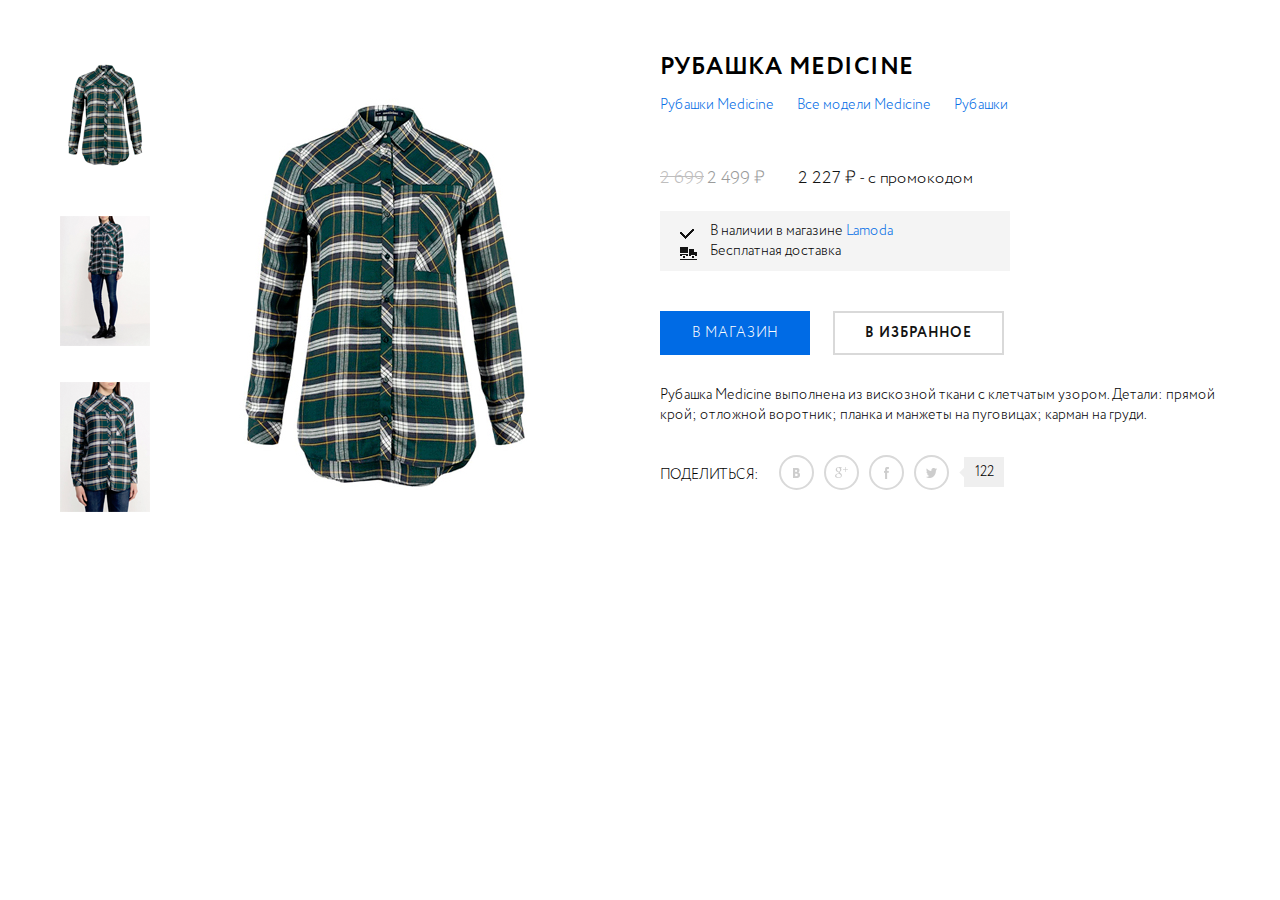
<file: 3/index.html>
<!DOCTYPE html>
<html lang="ru">
	<head>
		<title></title>
		<meta http-equiv="Content-Type" content="text/html; charset=utf-8">
		<link href="https://fonts.googleapis.com/icon?family=Material+Icons"
      rel="stylesheet">
		<link href="styles/style.css" type="text/css" rel="stylesheet">
		<link href="styles/circe.css" type="text/css" rel="stylesheet">
	</head>
	<body>
		<main class="main">
			<div class="product-card main__product-card">
				<div class="product-card__images-wrap">
					<div class="product-card__small-images">
						<img class="product-card__product-small-image" src="images/1.png">
						<img class="product-card__product-small-image" src="images/2.png">
						<img class="product-card__product-small-image" src="images/3.png">
					</div>
					<div class="product-card__main-image">
						<img class="product-card__product-main-image" src="images/big.jpg">
					</div>
				</div>
				<div class="product-card__details">
					<div class="product-card__title">Рубашка Medicine</div>
					<div class="product-card__links-wrap">
						<a class="product-card__link" href="#">Рубашки Medicine</a>
						<a class="product-card__link" href="#">Все модели Medicine</a>
						<a class="product-card__link" href="#">Рубашки</a>
					</div>
					<div class="product-card__prices-wrap">
						<span class="product-card__price product-card__price_old">2 699</span>
						<span class="product-card__price product-card__price_actual">2 499 &#x20bd;</span>
						<span class="product-card__price product-card__price_promo">2 227 &#x20bd;</span>
						<span class="product-card__price_note"> - с промокодом</span>
					</div>
					<div class="product-card__delivery-wrap">
						<div class="product-card__shop">В наличии в магазине <a href="#">Lamoda</a></div>
						<div class="product-card__free-delivery">Бесплатная доставка</div>
					</div>
					<div class="product-card__buttons-wrap">
						<input class="product-card__button" type="button" value="В магазин">
						<input class="product-card__button product-card__button-mark" type="button" value="В избранное">
					</div>
					<div class="product-card__description">
						Рубашка Medicine выполнена из вискозной ткани с клетчатым узором. Детали: прямой крой; отложной воротник; планка и манжеты на пуговицах; карман на груди.
					</div>
					<div class="product-card__share-wrap">
						<span class="product-card__share-title">Поделиться:</span>
						<a class="product-card__share-link" href="#"><img src="images/vk.png"></a>
						<a class="product-card__share-link" href="#"><img src="images/google.png"></a>
						<a class="product-card__share-link" href="#"><img src="images/facebook.png"></a>
						<a class="product-card__share-link" href="#"><img src="images/twitter.png"></a>
						<span class="product-card__share-count">122</span>
					</div>
				</div>
			</div>
		</main>
	</body>
</html>
</file>
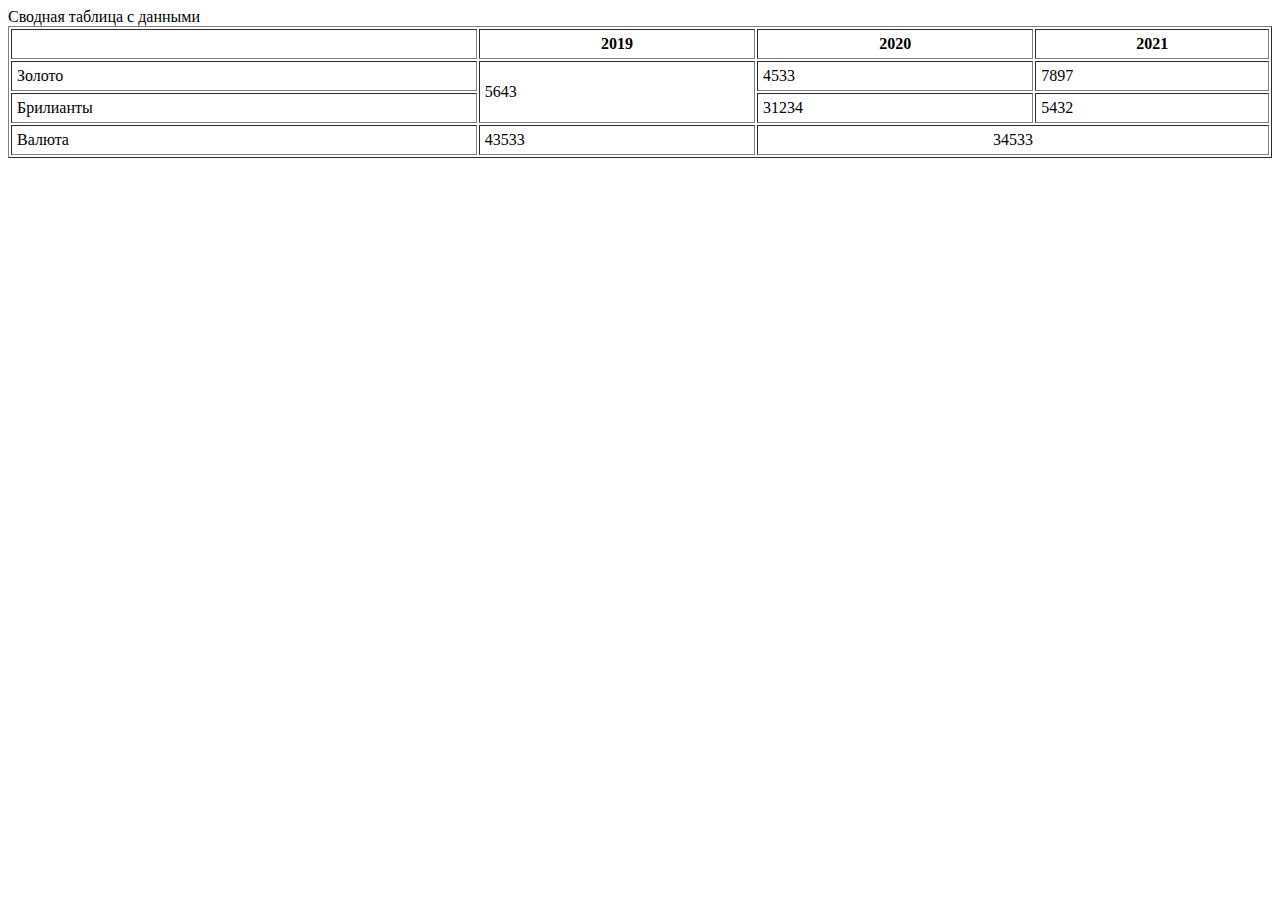
<file: 2/1/index.html>
<!DOCTYPE html>
<html lang="ru">
	<head>
		<title>Задание №1</title>
		<link href="style.css" type="text/css" rel="stylesheet">
	</head>
	<body>
		<main class="main">
			<span class="name-table main__name-table">Сводная таблица с данными</span>
			<table class="table main__table" border="1">
				<tr class="table__table-title">
					<td class="table__table-cell"></td>
					<td class="table__table-cell">2019</td>
					<td class="table__table-cell">2020</td>
					<td class="table__table-cell">2021</td>
				</tr>
				<tr class="table__table-row">
					<td class="table__table-cell">Золото</td>
					<td class="table__table-cell" rowspan="2">5643</td>
					<td class="table__table-cell">4533</td>
					<td class="table__table-cell">7897</td>
				</tr>
				<tr class="table__table-row">
					<td class="table__table-cell">Брилианты</td>
					<td class="table__table-cell">31234</td>
					<td class="table__table-cell">5432</td>
				</tr>
				<tr class="table__table-row">
					<td class="table__table-cell">Валюта</td>
					<td class="table__table-cell">43533</td>
					<td class="table__table-cell table__table-cell_center-text" colspan="2">34533</td>
				</tr>
			</table>
		</main>
	</body>
</html>
</file>
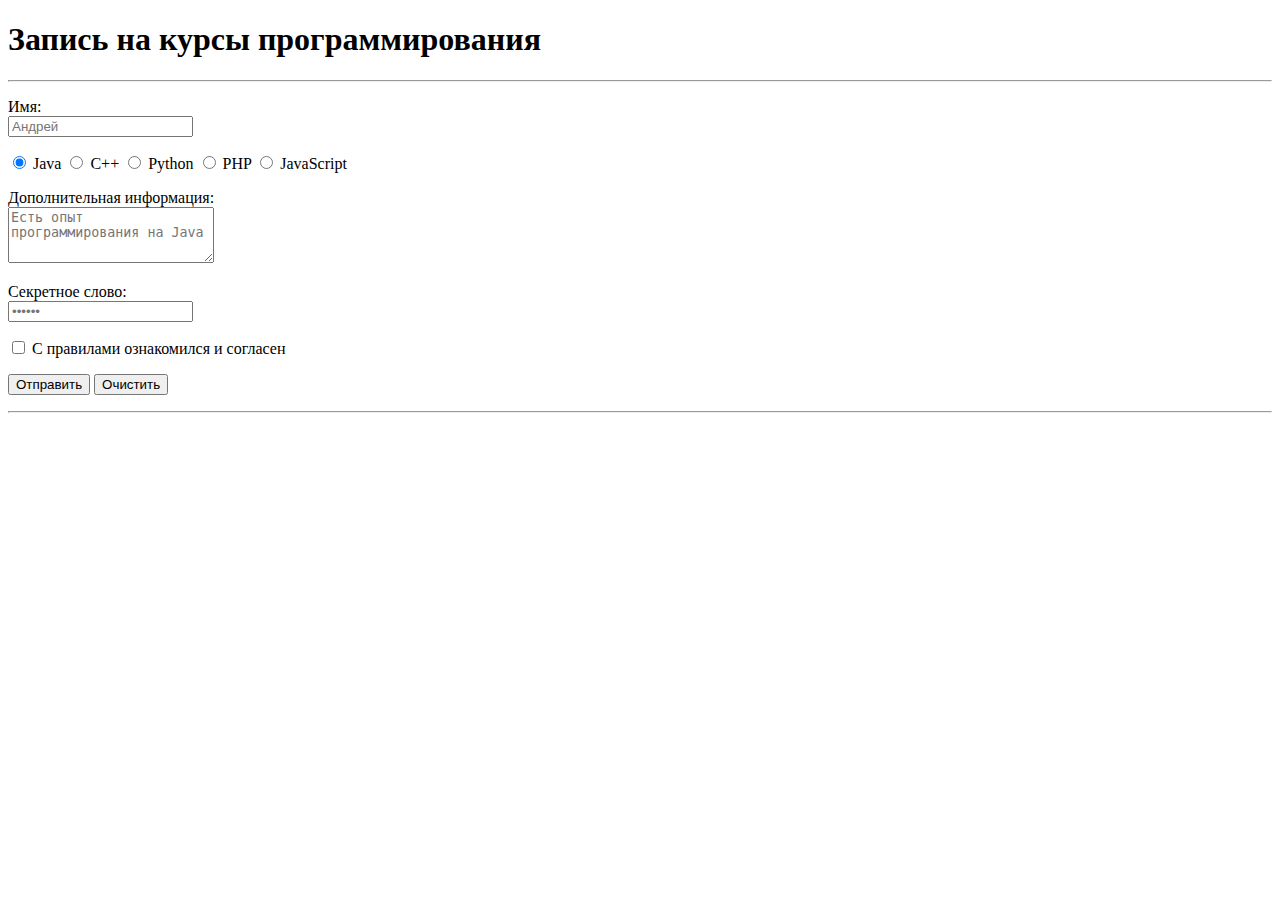
<file: 2/2/index.html>
<!DOCTYPE html>
<html lang="ru">
	<head>
		<title>Задание №2</title>
		<meta http-equiv="Content-Type" content="text/html; charset=utf-8">
		<link href="style.css" type="text/css" rel="stylesheet">
	</head>
	<body>
		<main class="main">
			<h1 class="title">Запись на курсы программирования</h1>
			<hr>
			<form class="form-prog" action="" method="POST">
				<p class="form-prog__group">
					<label class="form-prog__label-name">Имя:</label><br>
					<input type="text" name="name" placeholder="Андрей" value="">
				</p>

				<p class="form-prog__group">
					<input class="form-prog__input-lang" type="radio" name="lang" checked>
					<label class="form-prog__label-lang">Java</label>

					<input class="form-prog__input-lang" type="radio" name="lang">
					<label class="form-prog__label-lang">C++</label>

					<input class="form-prog__input-lang" type="radio" name="lang">
					<label class="form-prog__label-lang">Python</label>
					
					<input class="form-prog__input-lang" type="radio" name="lang">
					<label class="form-prog__label-lang">PHP</label>

					<input class="form-prog__input-lang" type="radio" name="lang">
					<label class="form-prog__label-lang">JavaScript</label>
				</p>
				<p class="form-prog__group">
					<label class="form-prog__label-information">Дополнительная информация:</label><br>
					<textarea class="form-prog__input-information" name="information" placeholder="Есть опыт программирования на Java"></textarea>
				</p>
				<p class="form-prog__group">
					<label class="form-prog__label-pass">Секретное слово:</label><br>
					<input class="form-prog__input-pass" type="password" name="password" placeholder="&#8226;&#8226;&#8226;&#8226;&#8226;&#8226;">
				</p>
				<p class="form-prog__group">
					<input class="form-prog__input-rules" type="checkbox" name="rules">
					<label class="form-prog__label-rules">С правилами ознакомился и согласен</label>
				</p>
				<p class="form-prog__group">
					<input class="form-prog__submit-button" type="submit" value="Отправить">
					<input class="form-prog__reset-button" type="reset" value="Очистить"> 
				</p>

			</form>
			<hr>

		</main>
	</body>
</html>
</file>
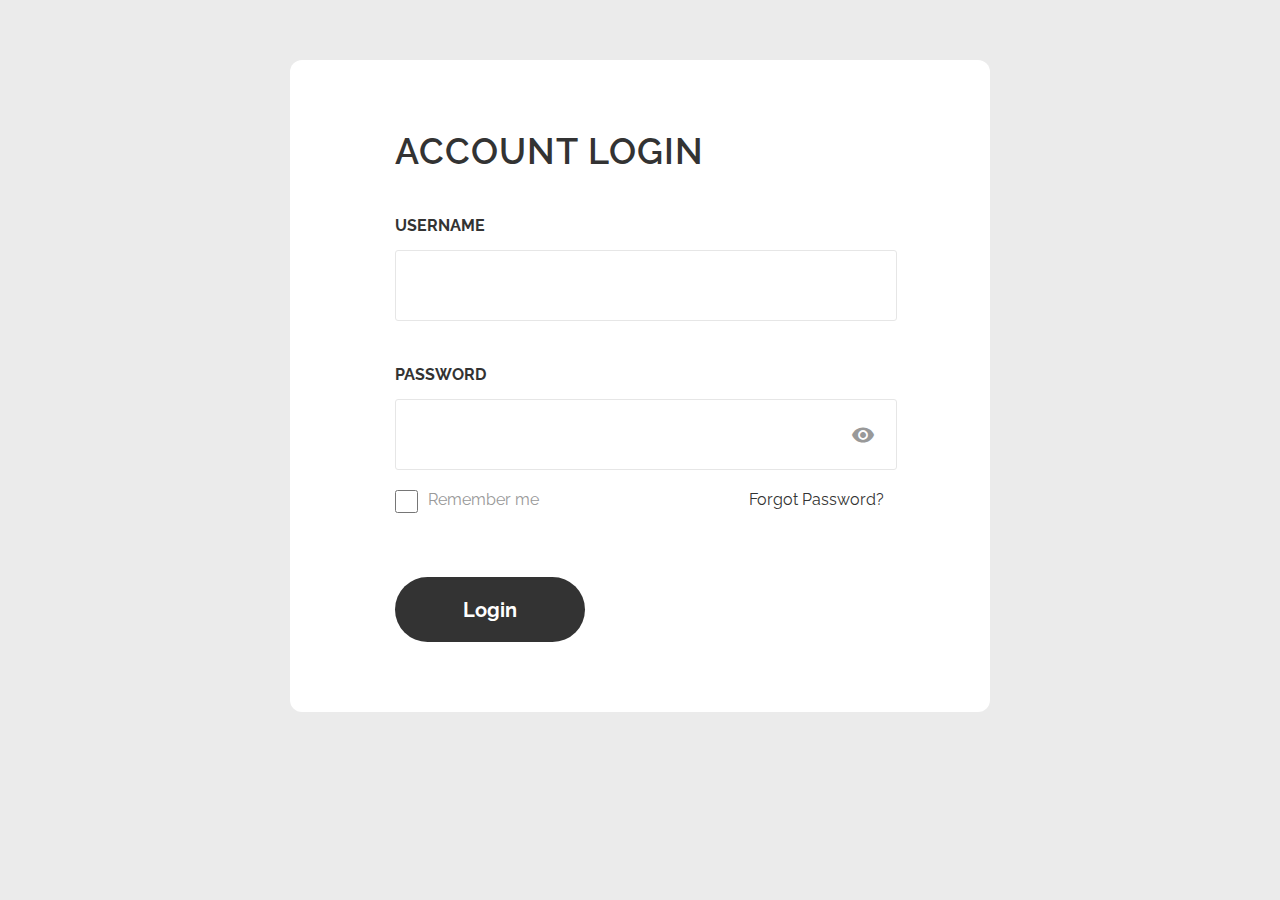
<file: 2/3/index.html>
<!DOCTYPE html>
<html lang="ru">
	<head>
		<title>Задание №3</title>
		<meta http-equiv="Content-Type" content="text/html; charset=utf-8">
		<link href="https://fonts.googleapis.com/icon?family=Material+Icons" rel="stylesheet">
		<link href="style.css" type="text/css" rel="stylesheet">
	</head>
	<body>
		<main class="main">
			<form class="form main__form" action="" method="POST">
				<h1 class="form__title">Account Login</h1>

				<label class="form__label">Username</label>
				<input class="form__field" type="text">

				<label class="form__label">Password</label>
				<div class="form__pass-group">
					<input class="form__field" type="password">
					<a href="#" class="form__pass-view">
						<span class="material-icons">visibility</span>
					</a>
				</div>

				<div class="form__remember-me">
					<input class="form__remember-me-checkbox" type="checkbox">
					<label class="form__remember-me-label">Remember me</label>
		
				</div>

				<div class="form__forgot-pass">
					<a class="form__forgot-pass-link" href="#">Forgot Password?</a>
				</div>

				<input class="form__button" type="submit" value="Login">
			</form>
		</main>
	</body>
</html>
</file>
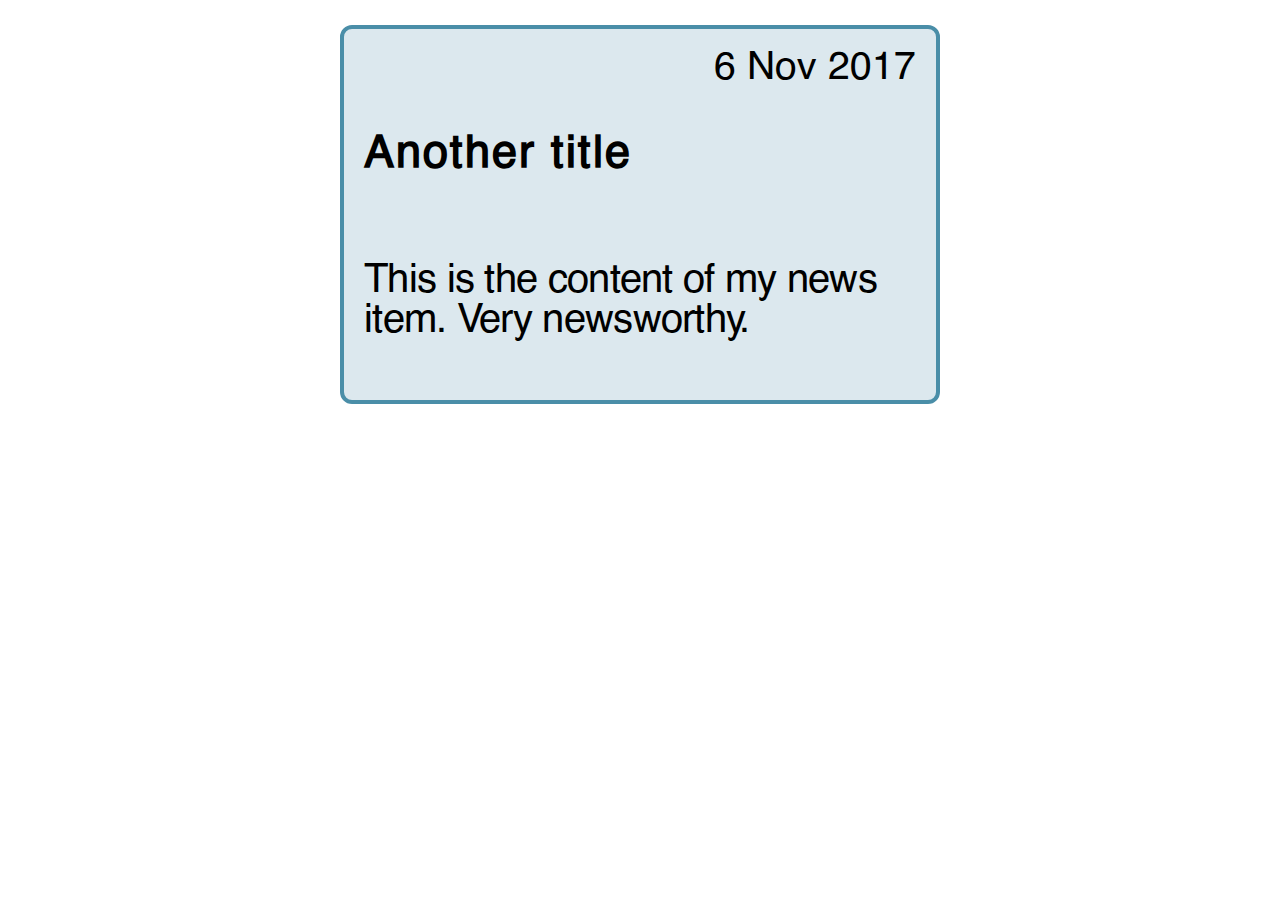
<file: 2/4/1/index.html>
<!DOCTYPE html>
<html lang="ru">
	<head>
		<title>Задание №4</title>
		<meta http-equiv="Content-Type" content="text/html; charset=utf-8">
		<link href="style.css" type="text/css" rel="stylesheet">
	</head>
	<body>
		<main class="main">
			<div class="card main__card">
				<div class="card__date">6 Nov 2017</div>
				<div class="card__title">Another title</div>
				<div class="card__content">This is the content of my news item. Very newsworthy.</div>
			</div>
		</main>
	</body>
</html>
</file>
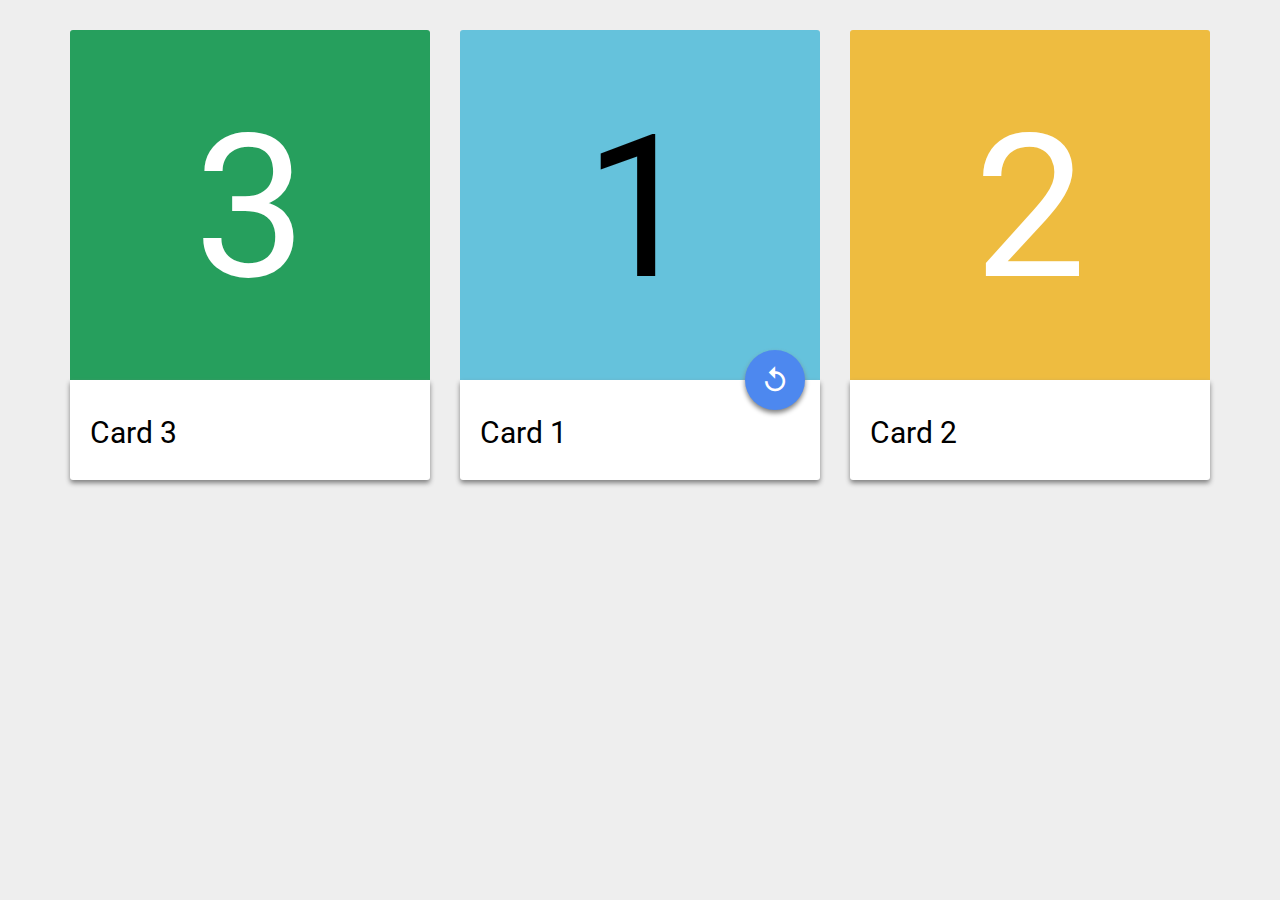
<file: 2/4/2/index.html>
<!DOCTYPE html>
<html lang="ru">
	<head>
		<title>Задание №4</title>
		<meta http-equiv="Content-Type" content="text/html; charset=utf-8">
		<link href="https://fonts.googleapis.com/icon?family=Material+Icons" rel="stylesheet">
		<link href="style.css" type="text/css" rel="stylesheet">
	</head>
	<body>
		<main class="main">
			<div class="card-block main__card-block">
				<div class="card card-block__card">
					<div class="card__pic card__pic_color-green">3</div>
					<a href="#" class="card__cirlce card__cirlce_disable">
						<span class="card__cirlce_img material-icons">replay</span>
					</a>
					<div class="card__title">Card 3</div>
				</div>
				<div class="card card-block__card">
					<div class="card__pic card__pic_color-blue">1</div>
					<a href="#" class="card__cirlce">
						<span class="card__cirlce_img material-icons">replay</span>
					</a>
					<div class="card__title">Card 1</div>
				</div>
				<div class="card card-block__card">
					<div class="card__pic card__pic_color-orange">2</div>
					<a href="#" class="card__cirlce card__cirlce_disable">
						<span class="card__cirlce_img material-icons">replay</span>
					</a>
					<div class="card__title">Card 2</div>				
				</div>
				<div class="fix"></div>
			</div>
		</main>
	</body>
</html>
</file>
<file: 3/styles/style.css>
*{
	font-family: 'Circe Light', sans-serif;
	font-size: 14px;
	margin: 0;
	padding: 0;
	box-sizing: border-box;
}

a, a:active, a:hover, a:visited{
	text-decoration: none;
	color: #006be5;
}

.main__product-card{
	margin: 30px auto;
	max-width: 1200px;
}

.product-card{
	display: flex;
	flex-wrap: wrap;
	justify-content: space-around;
}

.product-card__images-wrap{
	width: 50%;
	min-width: 480px;
	display: flex;
	justify-content: flex-start;
	box-sizing: border-box;
	padding: 20px;
}

.product-card__small-images{
	width: 90px;
}

.product-card__product-small-image{
	width: 90px;
}

.product-card__small-images > *:not(:first-of-type){
	margin-top: 30px;
}

.product-card__main-image{
	width: 100%;
	display: flex;
	justify-content: center;
}

.product-card__product-main-image{
	width: 340px;
}

.product-card__details{
	width: 50%;
	min-width: 480px;
	padding: 20px;
}

.product-card__title{
	font-size: 24px;
	font-family: 'Circe Bold';
	text-transform: uppercase;
	letter-spacing: 1px;
}

.product-card__links-wrap{
	margin-top: 10px;
}

.product-card__links-wrap > *:not(:last-of-type){
	margin-right: 20px;
}

.product-card__link{
	text-decoration: none;
	color: #006be5;

}

.product-card__prices-wrap{
	margin-top: 50px;
}

.product-card__price{
	font-size: 18px;
	font-family: 'Circe Light';
	color: #9a9b9b;
}

.product-card__price_old{
	text-decoration: line-through;
	color: #bfbebe;
}

.product-card__price_actual{
	margin-right: 30px;
	color: #9a9b9b;
}

.product-card__price_promo{
	color: #131313;
}

.product-card__price_note{
	font-size: 16px;
}

.product-card__delivery-wrap{
	background-color: #f4f4f4;
	padding: 10px 20px;
	margin-top: 20px;
	max-width: 350px;
}

.product-card__delivery-wrap > *{
	padding-left: 30px;
}


.product-card__shop{
	background: url('../images/done.png') 0px 8px no-repeat;
	
}

.product-card__free-delivery{
	background: url('../images/ship.png') 0px 6px no-repeat;
	
}

.product-card__buttons-wrap{
	margin-top: 40px;
}

.product-card__button{
	padding: 10px 30px;
	text-transform: uppercase;
	font-family: 'Circe Light';
	border: 2px solid #006be5;
	color: #fff;
	background-color: #006be5;
	letter-spacing: 1px;
	margin-bottom: 10px;
	cursor: pointer;
}

.product-card__button:not(:last-of-type){
	margin-right: 20px;
}

.product-card__button-mark{
	border: 2px solid #d9d9d9;
	color: #131313;
	background: #fff;
	font-family: 'Circe Bold';
}

.product-card__description{
	margin-top: 20px;
}

.product-card__share-wrap{
	margin-top: 30px;
	display: flex;
	align-items: center;
	flex-wrap: wrap;
}

.product-card__share-title{
	text-transform: uppercase;
}

.product-card__share-link{
	width: 35px;
	height: 35px;
	display: flex;
	justify-content: center;
	align-items: center;
	border: 2px solid #d9d9d9;
	border-radius: 50%;
	margin-right: 10px;
	margin-bottom: 5px;
}

.product-card__share-link:first-of-type{
	margin-left: 20px;
}

.product-card__share-count{
	display: flex;
	justify-content: center;
	align-items: center;
	padding-left: 5px;
	width: 45px;
	height: 30px;
	background: url('../images/count.png') 0 0 no-repeat;
	margin-top: -6px;
}
</file>
<file: 3/styles/circe.css>
@font-face {
	font-family: 'Circe Bold';
	src: url('../fonts/circe_bold.eot'); /* IE 9 Compatibility Mode */
	src: url('../fonts/circe_bold.eot?#iefix') format('embedded-opentype'), /* IE < 9 */
		url('../fonts/circe_bold.woff2') format('woff2'), /* Super Modern Browsers */
		url('../fonts/circe_bold.woff') format('woff'), /* Firefox >= 3.6, any other modern browser */
		url('../fonts/circe_bold.ttf') format('truetype'), /* Safari, Android, iOS */
		url('../fonts/circe_bold.svg#circe_bold') format('svg'); /* Chrome < 4, Legacy iOS */
}

@font-face {
	font-family: 'Circe ExtraBold';
	src: url('../fonts/circe_extrabold.eot'); /* IE 9 Compatibility Mode */
	src: url('../fonts/circe_extrabold.eot?#iefix') format('embedded-opentype'), /* IE < 9 */
		url('../fonts/circe_extrabold.woff2') format('woff2'), /* Super Modern Browsers */
		url('../fonts/circe_extrabold.woff') format('woff'), /* Firefox >= 3.6, any other modern browser */
		url('../fonts/circe_extrabold.ttf') format('truetype'), /* Safari, Android, iOS */
		url('../fonts/circe_extrabold.svg#circe_extrabold') format('svg'); /* Chrome < 4, Legacy iOS */
}

@font-face {
	font-family: 'Circe ExtraLight';
	src: url('../fonts/circe_extralight.eot'); /* IE 9 Compatibility Mode */
	src: url('../fonts/circe_extralight.eot?#iefix') format('embedded-opentype'), /* IE < 9 */
		url('../fonts/circe_extralight.woff2') format('woff2'), /* Super Modern Browsers */
		url('../fonts/circe_extralight.woff') format('woff'), /* Firefox >= 3.6, any other modern browser */
		url('../fonts/circe_extralight.ttf') format('truetype'), /* Safari, Android, iOS */
		url('../fonts/circe_extralight.svg#circe_extralight') format('svg'); /* Chrome < 4, Legacy iOS */
}

@font-face {
	font-family: 'Circe Light';
	src: url('../fonts/circe_light.eot'); /* IE 9 Compatibility Mode */
	src: url('../fonts/circe_light.eot?#iefix') format('embedded-opentype'), /* IE < 9 */
		url('../fonts/circe_light.woff2') format('woff2'), /* Super Modern Browsers */
		url('../fonts/circe_light.woff') format('woff'), /* Firefox >= 3.6, any other modern browser */
		url('../fonts/circe_light.ttf') format('truetype'), /* Safari, Android, iOS */
		url('../fonts/circe_light.svg#circe_light') format('svg'); /* Chrome < 4, Legacy iOS */
}

@font-face {
	font-family: 'Circe';
	src: url('../fonts/circe.eot'); /* IE 9 Compatibility Mode */
	src: url('../fonts/circe.eot?#iefix') format('embedded-opentype'), /* IE < 9 */
		url('../fonts/circe.woff2') format('woff2'), /* Super Modern Browsers */
		url('../fonts/circe.woff') format('woff'), /* Firefox >= 3.6, any other modern browser */
		url('../fonts/circe.ttf') format('truetype'), /* Safari, Android, iOS */
		url('../fonts/circe.svg#circe') format('svg'); /* Chrome < 4, Legacy iOS */
}

@font-face {
	font-family: 'Circe Thin';
	src: url('../fonts/circe_thin.eot'); /* IE 9 Compatibility Mode */
	src: url('../fonts/circe_thin.eot?#iefix') format('embedded-opentype'), /* IE < 9 */
		url('../fonts/circe_thin.woff2') format('woff2'), /* Super Modern Browsers */
		url('../fonts/circe_thin.woff') format('woff'), /* Firefox >= 3.6, any other modern browser */
		url('../fonts/circe_thin.ttf') format('truetype'), /* Safari, Android, iOS */
		url('../fonts/circe_thin.svg#circe_thin') format('svg'); /* Chrome < 4, Legacy iOS */
}
</file>
<file: 2/1/style.css>
.main__table{
	width: 100%;
}

.main___name-table{
	display: block;
}

.table__table-cell{
	padding: 5px;
}

.name-table{
	text-align: center;
}

.table__table-title{
	text-align: center;
	font-weight: bold;
}

.table__table-cell_center-text{
	text-align: center;
}
</file>
<file: 2/2/style.css>
.form-prog__input-information{width: 200px; height: 50px;}
</file>
<file: 2/3/style.css>
@import url('https://fonts.googleapis.com/css2?family=Raleway&display=swap');
*{
	font-family: 'Raleway', sans-serif;
	margin: 0;
	padding: 0;
}

body{
	background: #ebebeb;
}

.form{
	box-sizing: border-box;
	background-color: #fff;
	border-radius: 12px;
	color: #333;
}

.main__form{
	width: 700px;
	padding: 70px 105px;
	margin: 60px auto 20px;
}

.form__title{
	font-size: 36px;
	text-transform: uppercase;
	color: #333;
	font-weight: 600;
	letter-spacing: 1px;
}

.form__label{
	display: block;
	margin-top: 44px;
	margin-bottom: 15px;
	font-size: 16px;
	text-transform: uppercase;
	font-weight: bold;
	color: #333;
}

.form__field{
	width: 100%;
	height: 69px;
	border: 1px solid #e6e6e6;
	color: #333;
	font-size: 30px;
	padding-left: 10px;
	border-radius: 3px;
	outline: none;
}

.form__field:focus{
	border: 1px solid #ccc;
}


.form__remember-me{
	margin-top: 20px;
	display: inline-block;
}

.form__remember-me-checkbox{
	width: 23px;
	height: 23px;
	margin: 0;
}

.form__remember-me-label{
	margin-left: 6px;
	vertical-align: top;
	color: #999;
}

.form__forgot-pass{
	margin-top: 20px;
	margin-left: 206px;
	vertical-align: top;
	text-decoration: none;
	display: inline-block;
}

.form__forgot-pass-link{
	text-decoration: none;
	color: #333;
	
}

.form__button{
	width: 190px;
	height: 65px;
	border-radius: 45px;
	border: 0;
	background-color: #333333;
	color: #fff;
	display: block;
	margin-top: 60px;
	font-size: 20px;
    font-weight: bold;
    cursor: pointer;
}

.form__pass-view {
	display: block;
	position: absolute;
	top: 24px;
	right: 10px;
	color: #999;
}

.form__pass-view:hover{
	color: #333;
}

.form__pass-group{
	position: relative;
}
</file>
<file: 2/4/1/style.css>
@font-face { 
	font-family: "Helvetica"; 
	src: url("helvetica_regular.otf"); 
} 

*{
	font-family: Helvetica, sans-serif;
	margin: 0;
	padding: 0;
}

.main__card{
	width: 600px;
	margin: 25px auto;
	padding: 11px 20px 64px;
}

.card{
	border: 4px solid #4a8ea8;
	border-radius: 12px;
	box-sizing: border-box;
	background-color: #dce8ee;
}

.card__date{
	font-size:39px;
	text-align: right;
}

.card__title{
	font-size:45px;
	margin-top: 35px;
	font-weight: bold;
	letter-spacing: 2px;
}

.card__content{
	font-size:40px;
	margin-top: 80px;
	letter-spacing: -0.7px;
	line-height: 40px;
}
</file>
<file: 2/4/2/style.css>
@import url('https://fonts.googleapis.com/css2?family=Roboto:wght@100;400;500&display=swap');

*{
	font-family: 'Roboto', sans-serif;
	margin: 0;
	padding: 0;
}

body{
	background-color: #eee;
}

.main__card-block{
	width: 1170px;
	margin: 30px auto 30px;
}

.card{
	position: relative;
}

.card-block__card{
	width: 360px;
	margin: 0 15px;
	float: left;
}

.card__cirlce{
	display: block;
	position: absolute;
	width: 60px;
	height: 60px;
	background-color: #4d88ef;
	right: 15px;
	top: 320px;
	box-shadow: 0px 3px 5px gray;
	border-radius: 50%;
}

.card__cirlce_img{
	color: #fff;
	margin-top: 15px;
	margin-left: 15px;
 	font-size: 30px;
}

.card__cirlce_disable{
	display: none;
}

.card__pic{
	height: 350px;
	font-size: 200px;
	text-align: center;
	padding-top: 60px;
	box-sizing: border-box;
	border-radius:3px 3px 0px 0px;
}

.card__title{
	height: 100px;
	box-sizing: border-box;
	background-color: #fff;
	font-size: 30px;
	padding: 35px 20px 10px;
	box-shadow: 0px 3px 5px gray;
	border-radius:0px 0px 3px 3px;
}

.card__pic_color-green{
	background-color: #269f5d;
	color: #fff;
}

.card__pic_color-blue{
	background-color: #65c2dc;
	color: #000;
}

.card__pic_color-orange{
	background-color: #eebc40;
	color: #fff;
}

.fix{
	clear: both;
}
</file>
